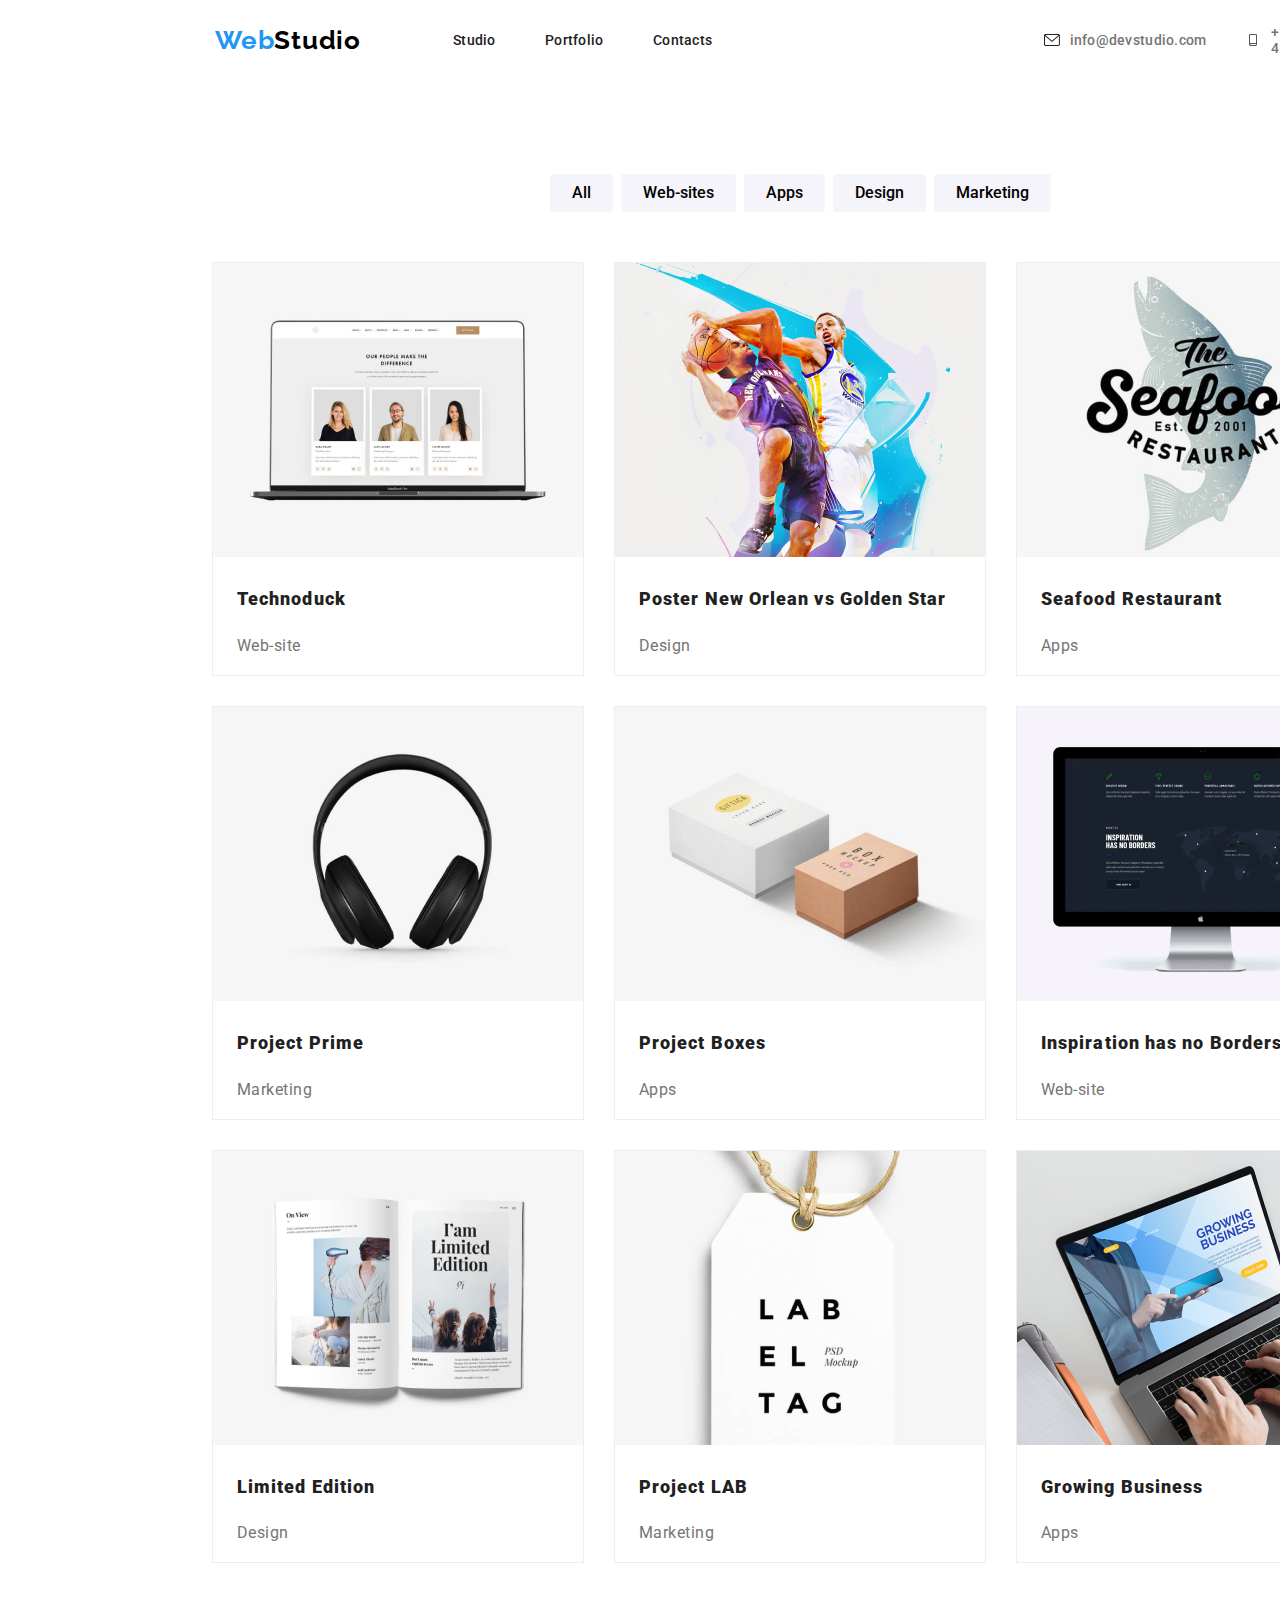
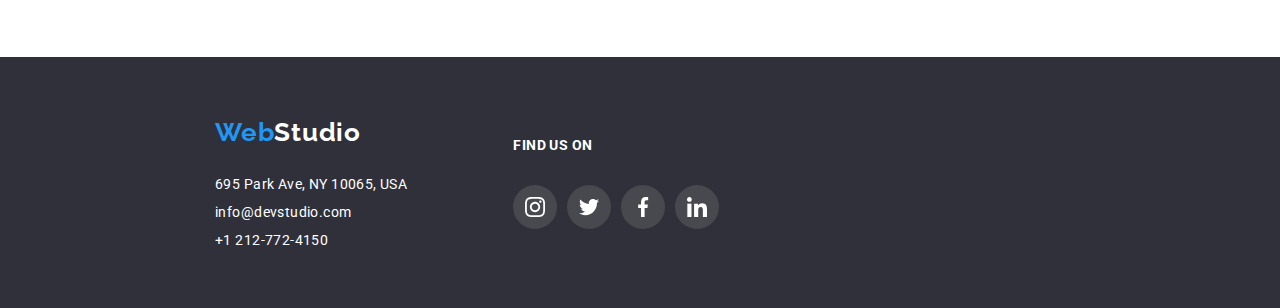
<file: portfolio.html>
<!DOCTYPE html>
<html lang="en">
  <head>
    <meta charset="UTF-8" />
    <meta name="viewport" content="width=device-width, initial-scale=1.0" />
    <title>Portofolio</title>
    <link rel="preconnect" href="https://fonts.googleapis.com" />
    <link rel="preconnect" href="https://fonts.gstatic.com" crossorigin />
    <link
      href="https://fonts.googleapis.com/css2?family=Open+Sans:wght@400;600&family=Raleway:wght@700&family=Roboto:wght@400;500;700;900&display=swap"
      rel="stylesheet"
    />
    <link rel="stylesheet" href="./css/modern-normalize.css" />
    <link rel="stylesheet" href="./css/styles.css" />
  </head>
  <body>
    <header class="global-header">
      <div class="logo-header">
        <a href="index.html" class="logo"><span class="logo-web">Web</span><span class="logo-studio">Studio</span></a>
      </div>
      <a href="index.html"> </a>
      <nav class="main-navigation">
        <ul class="nav-links">
          <li class="link-one">
            <a href="index.html" class="active">Studio</a>
          </li>
          <li class="link-two">
            <a href="portfolio.html" class="active">Portfolio</a>
          </li>
          <li class="link-three"><a href="" class="not-active">Contacts</a></li>
        </ul>
      </nav>
      <div class="navigation-contacts">
        <svg>
          <use href="./icons/icons.svg#icon-envelope"></use>
        </svg>
        <a href="mailto:info@devstudio.com" class="email">info@devstudio.com</a>
        <svg>
          <use href="./icons/icons.svg#icon-smartphone"></use>
        </svg>
        <a href="tel:+1 212-772-4150" class="phone-number">+1 212-772-4150</a>
      </div>
    </header>
    <main class="main-container">
      <section class="full-container">
        <ul class="button-container">
          <li>
            <button type="button" class="button button-one">All</button>
          </li>
          <li>
            <button type="button" class="button button-two">Web-sites</button>
          </li>
          <li>
            <button type="button" class="button button-three">Apps</button>
          </li>
          <li>
            <button type="button" class="button button-four">Design</button>
          </li>
          <li>
            <button type="button" class="button button-five">Marketing</button>
          </li>
        </ul>

        <ul class="content-container">
          <li>
            <div class="image-card">
              <img
                src="./images//portfolio/technoduck.png"
                alt="Technoduck"
                width="370px"
                height="294px"
                class="card-one"
              />
              <br />
              <span class="image-title"><b>Technoduck</b></span>
              <br />
              <span class="job-title">Web-site</span>
            </div>
          </li>
          <li>
            <div class="image-card">
              <img
                src="./images//portfolio/poster-new-orlean.png"
                alt="Poster New Orlean"
                width="370px"
                height="294px"
                class="card-two"
              />
              <br />
              <span class="image-title"
                ><b>Poster New Orlean vs Golden Star</b></span
              >
              <br />
              <span class="job-title">Design</span>
            </div>
          </li>
          <li>
            <div class="image-card">
              <img
                src="./images/portfolio/seafood-restaurant.png"
                alt="Seafood Restaurant"
                width="370px"
                height="294px"
                class="card-three"
              />
              <br />
              <span class="image-title"><b>Seafood Restaurant </b></span>
              <br />
              <span class="job-title">Apps</span>
            </div>
          </li>
          <li>
            <div class="image-card">
              <img
                src="./images/portfolio/project-prime.png"
                alt="Project Prime"
                width="370px"
                height="294px"
                class="card-four"
              />
              <br />
              <span class="image-title"><b>Project Prime</b></span>
              <br />
              <span class="job-title">Marketing</span>
            </div>
          </li>
          <li>
            <div class="image-card">
              <img
                src="./images/portfolio/project-boxes.png"
                alt="Project Boxes"
                width="370px"
                height="294px"
                class="card-one"
              />
              <br />
              <span class="image-title"><b>Project Boxes</b></span>
              <br />
              <span class="job-title">Apps</span>
            </div>
          </li>
          <li>
            <div class="image-card">
              <img
                src="./images/portfolio/inspiration-has-no-borders.png"
                alt=" Inspiration has no border"
                width="370px"
                height="294px"
                class="card-two"
              />
              <br />
              <span class="image-title"><b>Inspiration has no Borders</b></span>
              <br />
              <span class="job-title">Web-site</span>
            </div>
          </li>
          <li>
            <div class="image-card">
              <img
                src="./images/portfolio/limited-edition.png"
                alt="Limited Edition"
                width="370px"
                height="294px"
                class="card-three"
              />
              <br />
              <span class="image-title"><b>Limited Edition</b></span>
              <br />
              <span class="job-title">Design</span>
            </div>
          </li>
          <li>
            <div class="image-card">
              <img
                src="./images/portfolio/project-lab.png"
                alt="Project Lab"
                width="370px"
                height="294px"
                class="card-four"
              />
              <br />
              <span class="image-title"><b>Project LAB</b></span>
              <br />
              <span class="job-title">Marketing</span>
            </div>
          </li>
          <li>
            <div class="image-card">
              <img
                src="./images//portfolio/growing-business.png"
                alt="Growing Business"
                width="370px"
                height="294px"
                class="card-one"
              />
              <br />
              <span class="image-title"><b>Growing Business</b></span>
              <br />
              <span class="job-title">Apps</span>
            </div>
          </li>
        </ul>
      </section>
    </main>
    <footer class="info-footer">
      <div>
        <a href="index.html" class="logo logo-footer"><span class="logo-web">Web</span><span class="logo-studio">Studio</span></a>
        <address class="contact-details">
          <span>695 Park Ave, NY 10065, USA</span>
          
          <span>info@devstudio.com</span>
          
          <span>+1 212-772-4150</span>
        </address>
      </div>
      <div class="social-links-icon">
        <span class="find-us">Find us on </span>
        <div class="find-us-links">
         <a href="https://instagram.com" class="icon" aria-label="Instagram">
             <svg>
               <use href="./icons/icons.svg#icon-instagram-footer"></use>
             </svg>
           </a>
           <a href="https://twitter.com" class="icon" aria-label="Twitter">
             <svg>
               <use href="./icons/icons.svg#icon-twitter-footer"></use>
             </svg>
           </a>
           <a href="https://facebook.com" class="icon" aria-label="Facebook">
             <svg>
               <use href="./icons/icons.svg#icon-facebook-footer"></use>
             </svg>
           </a>
           <a href="https://linkedin.com" class="icon" aria-label="Linkedin">
             <svg>
               <use href="./icons/icons.svg#icon-linkedin-footer"></use>
             </svg>
           </a>
        </div>
     </div>
    </footer>
  </body>
</html>
</file>
<file: css/styles.css>
:root {
 
  --link-color: #2196f3; 
  --titles-color: #212121;
  --text-font-family: "Roboto", sans-serif;
  --heading-font-family: "Roboto", sans-serif;
  --logo-font: "Raleway", sans-serif;
  --background-color: #2196f3;
  --social-icon-background-color: #ffffff;
  --icons-color: #AFB1B8;
}

body {
  color: #212121;
  font-family: "Roboto", sans-serif;
  width: 1600px;
  margin: 0;
  padding: 0;
  height: auto;
}

* {
  margin: 0;
  padding: 0;
}

p {
  color: #757575;
  font-weight: 400;
}
a {
  text-decoration: none;
}



.global-header {
  color: var(--titles-color);
  font-size: 14px;
  font-family: var(--text-font-family);
  font-style: normal;
  font-weight: 500;
  line-height: normal;
  letter-spacing: 0.28px;
  display: flex;
}

.info-footer .logo-web,
.logo-header .logo-web{
  color: #2196F3;
font-family: var(--logo-font);
font-size: 26px;
font-style: normal;
font-weight: 700;
line-height: normal;
letter-spacing: 0.78px;
}
.logo-header .logo-studio{
  color: #000;
font-family: var(--logo-font);
font-size: 26px;
font-style: normal;
font-weight: 700;
line-height: normal;
letter-spacing: 0.78px;
}

.info-footer .logo-studio{
  color: #FFF;
font-family: var(--logo-font);
font-size: 26px;
font-style: normal;
font-weight: 700;
line-height: normal;
letter-spacing: 0.78px;
}

h1,
h3,
h5,
h6 {
  font-weight: 700;
  font-family: var(--heading-font-family);
}

ul {
  list-style-type: none;
}

.button .main-navigation {
  background: #fff;
  color: var(--titles-color);
  font-size: 14px;
  font-family: var(--text-font-family);
  font-style: normal;
  font-weight: 500;
  line-height: normal;
  letter-spacing: 0.28px;
}

.link-one .active, 
.link-two .active, 
.link-three .not-active{
color: #212121; 
font-family: var(--titles-color);
font-size: 14px;
font-style: normal;
font-weight: 500;
line-height: normal;
letter-spacing: 0.28px;
}
.button {
  background: #fff;
}

.hero-section {
  background-image: linear-gradient(to bottom, rgba(0, 0, 0, 0.3), rgba(0, 0, 0, 0.5)),  url("../images/main-background.png") ;
  height: 600px;
  background-color:  rgba(47, 48, 58, 0.40);;
}
.hero-heading {
  color: #fff;
  text-align: center;
  font-size: 44px;
  font-family: var(--heading-font-family);
  font-style: normal;
  font-weight: 900;
  line-height: 60px;
  letter-spacing: 2.64px;
  text-transform: uppercase;
  width: 696px;
  margin-left: 452px;
  margin-right: 452px;
}

.points-title {
  color: var(--titles-color);
  font-size: 14px;
  font-family: var(--heading-font-family);
  font-style: normal;
  font-weight: 700;
  line-height: normal;
  letter-spacing: 0.42px;
  text-transform: uppercase;
}
.points-describe {
  color: #757575;
  font-size: 14px;
  font-family: var(--text-font-family);
  font-style: normal;
  font-weight: 400;
  line-height: 24px;
  letter-spacing: 0.42px;
}

.global-header .phone-number,
.email {
  color: #757575;
  font-size: 14px;
  font-family: var(--text-font-family);
  font-style: normal;
  font-weight: 500;
  line-height: normal;
  letter-spacing: 0.28px;
}
.our-team .person-name {
  color: var(--titles-color);
  text-align: center;
  font-size: 16px;
  font-family: var(--text-font-family);
  font-style: normal;
  font-weight: 500;
  line-height: normal;
  letter-spacing: 0.48px;
  padding-top: 30px;
  padding-bottom: 10px;
}
.our-team .job-title,
.job-title {
  color: #757575;
  text-align: center;
  font-size: 16px;
  font-family: var(--text-font-family);
  font-style: normal;
  font-weight: 400;
  line-height: normal;
  letter-spacing: 0.48px;
  display: flex;
  box-sizing: content-box;
}
.image-title {
  color: var(--titles-color);
  font-size: 18px;
  font-family: var(--text-font-family);
  font-style: normal;
  font-weight: 700;
  line-height: 36px;
  letter-spacing: 1.08px;
}
.info-team .info-company {
  color: var(--titles-color);
  text-align: center;
  font-size: 36px;
  font-family: var(--heading-font-family);
  font-style: normal;
  font-weight: 700;
  line-height: normal;
  letter-spacing: 1.08px;
}

.link-one .active{
  text-decoration: none;
  padding-bottom: 20px;
}

.active:hover{
  color: var(--link-color);
  text-decoration: underline;
  text-decoration-color: var(--link-color);
  text-decoration-thickness: 4px;
  text-underline-offset: 28px ;
  border-radius: 2px;
}



.email:hover,
.phone-number:hover,
.active:focus,
.email:focus,
.phone-number:focus,
.contact-details:focus,
.contact-details:hover
 {
  color: var(--link-color);
}


.button-container .button:hover,
.button-container .button:focus {
  color: #fff;
  background-color: var(--background-color);
  box-shadow: 0px 2px 2px 0px rgba(0, 0, 0, 0.12), 0px 1px 2px 0px rgba(0, 0, 0, 0.08), 0px 3px 1px 0px rgba(0, 0, 0, 0.10);
}
.info-footer,
.contact-details {
  background: #2f303a;
  color: #fff;
  font-size: 14px;
  font-family: Roboto;
  font-style: normal;
  font-weight: 400;
  line-height: normal;
  letter-spacing: 0.42px;
  display: flex;
  gap: 12px;
  flex-direction: column;
}

.container {
  width: 1600px;
  margin: 0 auto;
  display: flex;
  flex-direction: column;
  border-bottom: 1px solid #ececec;
}
.global-container {
  display: flex;
  box-sizing: content-box;
  align-items: first baseline;
  justify-content: space-between;
  width: 100%;
  height: 80px;
  flex-shrink: 0;
  border-bottom: 1px solid #ececec;
}
.logo-header {
  display: flex;
  box-sizing: content-box;
  align-items: center;
  width: 145px;
  height: 31px;
  padding-top: 24px;
  padding-bottom: 25px;
  margin-left: 215px;
  margin-right: 0;
}
.main-navigation {
  display: flex;
  box-sizing: content-box;
  justify-content: space-between;
  width: 259px;
  height: 80px;
  margin-left: 93px;
  margin-right: 0;
}
.nav-links {
  display: flex;
  align-items: center;
  justify-content: space-between;
  column-gap: 50px;
}
.link-one {
  display: flex;
  width: 42px;
  height: 16px;
  color: #212121;
  font-size: 14px;
  font-weight: 500;
  line-height: 1.14em;
}
.link-two {
  width: 58px;
  height: 16px;
  color: #212121;
  font-size: 14px;
  font-weight: 500;
  line-height: 1.14em;
}
.link-three {
  width: 59px;
  height: 16px;
  color: #212121;
  font-size: 14px;
  font-weight: 500;
  line-height: 1.14em;
}
.navigation-contacts {
  display: flex;
  justify-content: center;
  box-sizing: content-box;
  flex-direction: row;
  align-items: center;
  row-gap: 40px;
  margin-left: 330px;
  width: 100%;
}
.email {
  display: flex;
  justify-self: center;
  box-sizing: content-box;
  margin-right: 40px;
  width: 135px;
  font-size: 14px;
  font-weight: 500;
  line-height: 16px;
  color: #757575;
  padding-left: 10px;
}
.phone-number {
  box-sizing: content-box;
  display: flex;
  width: 113px;
  color: #757575;
  font-size: 14px;
  font-weight: 500;
  line-height: 16px;
  margin-right: 215px;
  letter-spacing: 0.28px;
  padding-left: 10px;
}

.main-container {
  display: flex;
  flex-direction: column;
  padding-top: 94px;
  padding-bottom: 94px;
  align-items: center;
  justify-content: center;
}

.button-container {
  display: flex;
  box-sizing: content-box;
  height: 38px;
  align-items: center;
  justify-content: center;
  flex-shrink: 0;
  padding-bottom: 50px;
  gap: 8px;
}
.button-one,
.button-two,
.button-three,
.button-four,
.button-five {
  border: 0;
  box-sizing: content-box;
  border-radius: 4px;
  background-color: #f5f4fa;
  cursor: pointer;
  text-align: center;
  font-family: var(--text-font-family);
  font-size: 16px;
  font-weight: 500;
  line-height: 26px;
  padding: 6px 22px;
}


.content-container {
  display: flex;
  justify-content: center;
  align-items: center;
  column-gap: 30px;
  row-gap: 30px;
  flex-wrap: wrap;
  box-sizing: content-box;
  width: 1176px;
  
}
.image-container {
  display: flex;
  box-sizing: content-box;
  justify-content: space-between;
  flex-direction: column;
  flex-basis: calc((100%-30px) / 3);
  height: 404px;
  margin-bottom: 30px;
  border-bottom: 1px solid #eee;
  border-left: 1px solid #eee;
  border-right: 1px solid #eee;
  background-color: #fff;
}
.card-one,
.card-two,
.card-three,
.card-four {
  box-sizing: content-box;
  width: 370px;
  height: 294px;
}
.image-title {
  display: flex;
  box-sizing: content-box;
  font-size: 18px;
  padding-top: 20px;
  line-height: 36px;
  letter-spacing: 1.08px;
  padding-left: 24px;
}

.info-footer {
  display: flex;
  background-color: #2f303a;
  width: 100%;
  height: 251px;
  flex-shrink: 0;
  justify-content: flex-start;
  padding-left: 215px;
  flex-direction: row;
}
.logo-footer {
  display: flex;
  width: 145px;
  height: 31px;
  margin-bottom: 28px;
  margin-top: 60px;
}

.main-section {
  display: flex;
  flex-wrap: wrap;
  flex-direction: column;
  justify-content: center;
  align-content: center;
}
.hero-container {
  display: flex;
  flex-direction: column;
  justify-content: center;
  align-items: center;
  padding: 2px 4px;
  position: relative;
  box-sizing: border-box;
  width: 100%;
  height: 600px;
  margin-bottom: 94px;
}
.hero-heading {
  display: flex;
  box-sizing: border-box;
  width: 696px;
  height: 120px;
  margin-right: auto;
  margin-left: auto;
  color: #ffffff;
  font-size: 44px;
  text-align: center;
  margin-top: 200px;
  margin-bottom: 30px;
}
.hero-button {
  display: flex;
  box-sizing: content-box;
  background-color: #2196f3;
  cursor: pointer;
  font-size: 16px;
  line-height: 30px;
  margin-right: auto;
  margin-left: auto;
  align-self: center;
  width: 161px;
  height: 30px;
  margin-bottom: 200px;
  color: #ffffff;
  text-align: center;
  border-radius: 4px 4px 4px 4px;
  padding: 10px 20px 10px 19px;
}
.first-section ul {
  display: flex;
  flex-direction: row;
  justify-content: space-between;
  width: 1170px;
  height: 101px;
  flex-shrink: 0;
  row-gap: 30px;
  margin-left: 215px;
  margin-right: 215px;
  margin-bottom: 94px;
}
.strong-points {
  display: flex;
  flex-direction: column;
  display: flex;
  flex-shrink: 0;
}
.points-title {
  display: flex;
  text-align: left;
  font-size: 14px;
  color: #212121;
  line-height: normal;
  letter-spacing: 0.42px;
  margin-bottom: 10px;
  text-transform: uppercase;
}
.points-describe {
  display: flex;
  box-sizing: content-box;
  width: 270px;
  height: 75px;
  flex-direction: column;
  flex-shrink: 0;
  line-height: 16px;
  letter-spacing: 0.42px;
  flex-wrap: wrap;
  flex-grow: 1;
  font-size: 14px;
}
.services {
  display: flex;
  box-sizing: content-box;
  flex-direction: column;
  width: 100%;
  margin-bottom: 94px;
}
.info-company {
  display: flex;
  justify-content: center;
  align-items: center;
  box-sizing: content-box;
  width: 198px;
  height: 42px;
  margin: auto;
  padding-bottom: 50px;
  font-weight: 700;
  font-size: 36px;
  margin-top: 94px;
}
.info-image {
  
  list-style: none;
  display: flex;
  justify-content: center;
  flex-direction: row;
  gap: 30px;
  margin-left: auto;
  margin-right: auto;
  padding-bottom: 94px;
}
.our-team {
  display: flex;
  flex-direction: column;
  width: 100%;
  padding-bottom: 94px;
  background-color: #f5f4fa;
}
.info-team {
  display: flex;
  box-sizing: content-box;
  justify-content: center;
  align-items: center;
  width: 165px;
  height: 42px;
  font-size: 36px;
  padding-bottom: 50px;
  padding-top: 94px;
  margin: auto;
}

.member-one,
.member-two,
.member-three,
.member-four {
  display: flex;
  flex-direction: column;
  justify-content: start;
  align-items: center;
  margin-left: auto;
  margin-right: auto;
  padding-top: 0;
  display: flex;
  box-sizing: border-box;
  border-radius: 0px 0px 4px 4px;
  background: #fff;
  width: 270px;
  height: 428px;
  box-shadow: 0px 2px 1px 0px rgba(0, 0, 0, 0.2),
    0px 1px 1px 0px rgba(0, 0, 0, 0.14), 0px 1px 3px 0px rgba(0, 0, 0, 0.12);
}
.all-employers {
  display: flex;
  gap: 30px;
  justify-content: center;
}

.full-container {
  display: flex;
  justify-content: center;
  align-items: center;
  padding-left: 215px;
  padding-right: 215px;
  flex-direction: column;
}

.image-card .job-title {
  display: flex;
  padding-left: 24px;
  padding-bottom: 20px;
}

.content-container li:hover,
.content-container li:focus{
  border: 1px solid #EEE;
  background: #FFF;
  box-shadow: 1px 4px 6px 0px rgba(0, 0, 0, 0.16), 0px 4px 4px 0px rgba(0, 0, 0, 0.06), 0px 1px 1px 0px rgba(0, 0, 0, 0.12);
}

.icons-list {
  display: flex;
  margin-top: 16px;
  gap: 10px;
  
}


.icons-list .icon {
  width: 44px;
  height: 44px;
  background-color: var(--social-icon-background-color);
  display: flex;
  justify-content: center;
  align-items: center;
  border-radius: 22px;
  color: #afb1b8;
}



.icons-list .icon svg {
  width: 20px;
  height: 20px;
}
.info-footer .social-links-icon svg {
  width: 20px;
  height: 20px;
}

.find-us {
  color: #fff;
  font-family: Roboto;
  font-size: 14px;
  font-style: normal;
  font-weight: 700;
  line-height: normal;
  letter-spacing: 0.42px;
  text-transform: uppercase;
  padding-bottom: 32px;
  
}
.social-links-icon {
  display: flex;
  padding-left: 94px;
  flex-direction: column;
  justify-content: center;
}

.icons-list .icon {
  width: 44px;
  height: 44px;
  background-color: #fffffff0;
  display: flex;
  justify-content: center;
  align-items: center;
  border-radius: 22px;
  cursor: pointer;
  
}
.find-us-links .icon{
  width: 44px;
  height: 44px;
  background-color: #48494f;
  display: flex;
  justify-content: center;
  align-items: center;
  border-radius: 22px;
  cursor: pointer;
}



.find-us-links .icon:hover,
.find-us-links .icon:focus,
.icons-list .icon:hover,
.icons-list .icon:focus {
  color: white;
  background-color: var(--background-color);
}
.find-us-links {
  display: flex;
  gap: 10px;
}

.navigation-contacts svg {
  width: 16px;
  height: 11.996px;
}

.navigation-contacts svg:focus,
.navigation-contacts svg:hover, 
.icon-logo-customers .icon-logo:hover,
.icon-logo-customers .icon-logo:focus {
  color: #2196f3;
}

.first-section li svg {
  width: 70px;
  height: 70px;
}
.first-section div.strong-points-icon {
  display: flex;
  justify-content: center;
  align-items: center;
  width: 270px;
  height: 120px;
  border-radius: 4px;
  background: #f5f4fa;
  margin-bottom: 30px;
}

.regular-customer {
  color: var(--titles-color);
  text-align: center;
  font-family: var(--text-font-family);
  font-size: 36px;
  font-style: normal;
  font-weight: 700;
  line-height: normal;
  letter-spacing: 1.08px;
  display: flex;
  justify-content: center;
  padding-bottom: 50px;
}

.icon-logos svg, .icon-logos {
  width: 106px;
  height: 60px;
  flex-shrink: 0;
  display: flex;
  justify-content: center;
  align-items: center;
  gap: 30px;
}
.icon-logos .icon-logo-customers {
  display: flex;
  justify-content: center;
  align-items: center;
  flex-direction: row;
  width: 170px;
  height: 92px;
  flex-shrink: 0;
  border-radius: 4px;
  border: 1px solid #afb1b8;
  gap: 30px;
}


.regular-customer-section {
  display: flex;
  flex-direction: column;
  justify-content: center;
  align-items: center;
  padding-left: 215px;
  padding-right: 215px;
  padding-top: 94px;
  padding-bottom: 94px;
}
.regular-customer-section svg{
  color:  var(--icons-color);
}

.content-container li{
  border: 1px solid #EEE;
background: #FFF;
}

.find-us-links .icon use{
  color: white;
}
</file>
